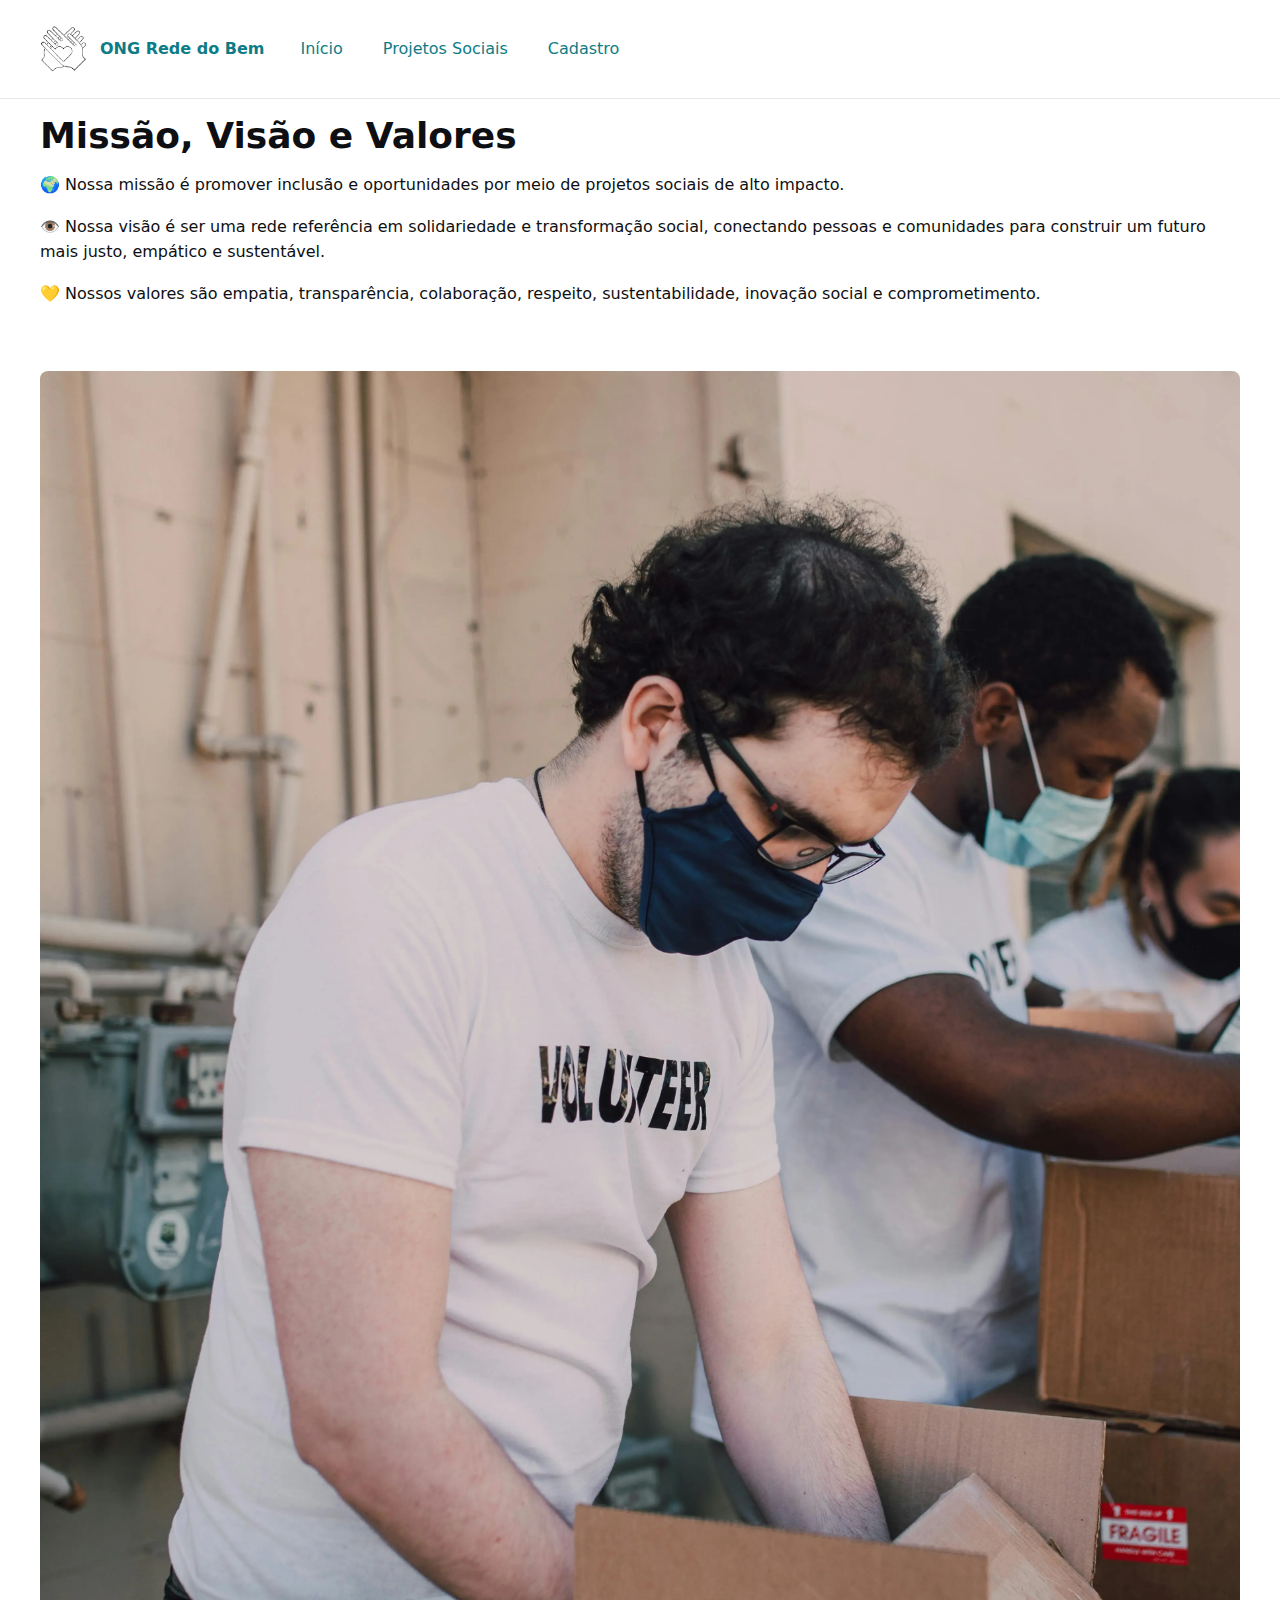
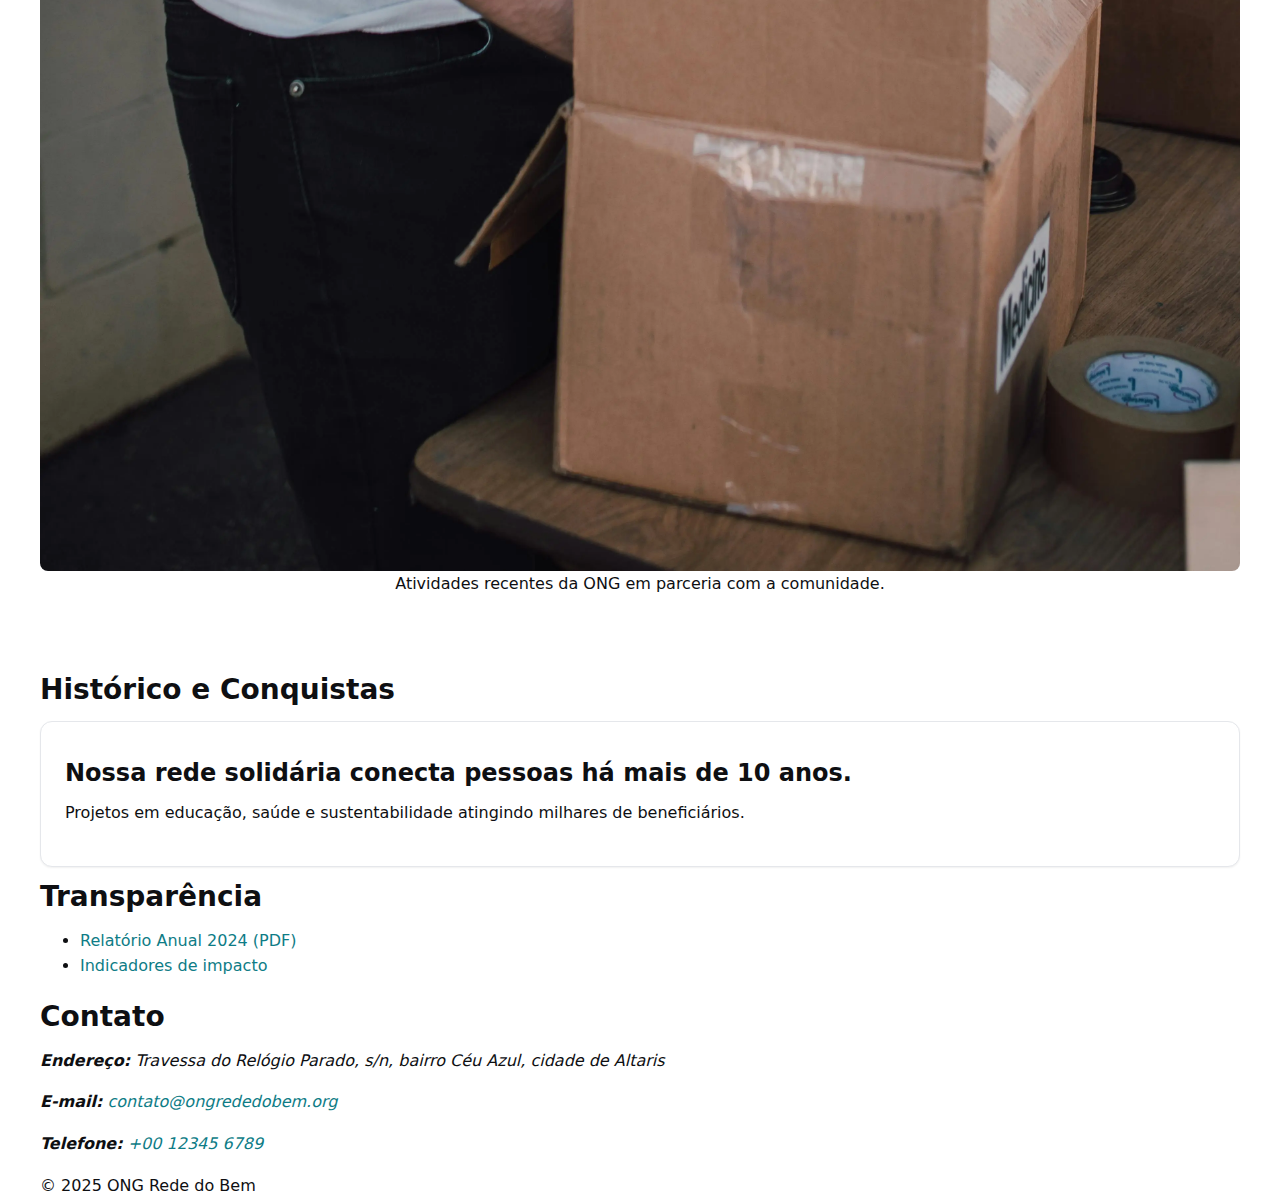
<file: index.html>
<!doctype html>
<html lang="pt-BR">
<head>
    <meta charset="UTF-8">
    <meta http-equiv="X-UA-Compatible" content="IE=edge">
    <meta name="viewport" content="width=device-width, initial-scale=1.0">
    <title>ONG Rede do Bem!</title>
    <meta name="description" content="ONG Rede do Bem: Uma rede solidária conectando pessoas.">
    <meta property="og:title" content="ONG Rede do Bem">
    <meta property="og:description" content="Transparência, voluntariado e projetos de impacto social.">
    <meta property="og:type" content="website">
    <link rel="preload" href="assets/img/hero.avif" as="image" type="image/avif">
    <link rel="preload" href="assets/img/hero.webp" as="image" type="image/webp">
    <link rel="preload" href="assets/img/hero.jpg" as="image" type="image/jpg">
    <link rel="icon" href="assets/img/logo.svg" type="image/svg+xml">
    <link rel="stylesheet" href="tokens.css">
    <link rel="stylesheet" href="base.css">
    <link rel="stylesheet" href="layout.css">
    <link rel="stylesheet" href="nav.css">
    <link rel="stylesheet" href="components.css">
    <link rel="stylesheet" href="forms.css">
    <link rel="stylesheet" href="utilities.css">
</head>

<body>
  <a class="skip" href="#conteudo">Ir para o conteúdo</a>
<header>
  <div class="container navbar">
    <a class="nav-brand" href="index.html" aria-label="Página inicial">
      <picture>        
        <source srcset="assets/img/logo.webp" type="image/webp">
        <source srcset="assets/img/logo.avif" type="image/avif">
        <img src="assets/img/logo.svg" alt="Logo ONG Rede do Bem" width="48" height="48">
      </picture>
      <strong>ONG Rede do Bem</strong>
    </a>

    <button class="nav-toggle" aria-expanded="false" aria-controls="menu">
      <svg viewBox="0 0 24 24" aria-hidden="true">
        <path d="M3 6h18M3 12h18M3 18h18" stroke="currentColor" stroke-width="2" fill="none"/>
      </svg>
      Menu
    </button>

    <nav id="menu" class="nav-menu" aria-label="Principal">
      <a href="index.html">Início</a>      
      <a href="projetos.html">Projetos Sociais</a>
      <a href="cadastro.html">Cadastro</a>
    </nav>
  </div>
</header>

  <main id="conteudo" class="container">
    <section aria-labelledby="h1">
      <h1 id="h1">Missão, Visão e Valores</h1>
      <p>🌍 Nossa missão é promover inclusão e oportunidades por meio de projetos sociais de alto impacto.</p>
      <p>👁️ Nossa visão é ser uma rede referência em solidariedade e transformação social, conectando pessoas e comunidades para construir um futuro mais justo, empático e sustentável.</p>
      <p>💛 Nossos valores são empatia, transparência, colaboração, respeito, sustentabilidade, inovação social e comprometimento.</p>
      <figure class="hero">
        <picture>
          <source srcset="assets/img/hero.webp" type="image/webp">
          <source srcset="assets/img/hero.avif" type="image/avif">          
          <img src="assets/img/hero.jpg"
              alt="Equipe da ONG em atividade comunitária"
              width="1200" height="600" loading="eager">
        </picture>
        <figcaption>Atividades recentes da ONG em parceria com a comunidade.</figcaption>
    </section>

    <section aria-labelledby="hist">
      <h2 id="hist">Histórico e Conquistas</h2>
      <article class="card">
        <h3>Nossa rede solidária conecta pessoas há mais de 10 anos.</h3>
        <p>Projetos em educação, saúde e sustentabilidade atingindo milhares de beneficiários.</p>
      </article>
    </section>

    <aside aria-labelledby="transp">
      <h2 id="transp">Transparência</h2>
      <ul>
        <li><a href="assets/media/relatorio-2024.pdf">Relatório Anual 2024 (PDF)</a></li>
        <li><a href="projetos.html#indicadores">Indicadores de impacto</a></li>
      </ul>
    </aside>

    <section aria-labelledby="contato">
      <h2 id="contato">Contato</h2>
      <address>
        <p><strong>Endereço:</strong> Travessa do Relógio Parado, s/n, bairro Céu Azul, cidade de Altaris</p>
        <p><strong>E-mail:</strong> <a href="mailto:contato@ongrededobem.org">contato@ongrededobem.org</a></p>
        <p><strong>Telefone:</strong> <a href="tel:+00123456789">+00 12345 6789</a></p>
      </address>
    </section>
  </main>

<footer>
    <div class="container">
      <p>&copy; <span id="ano">2025</span> ONG Rede do Bem</p>
    </div>
  </footer>

  <!-- JS do menu mobile e submenu -->
  <script>
    const toggle = document.querySelector('.nav-toggle');
    const header = toggle?.closest('header');
    toggle?.addEventListener('click', () => {
      const open = header.classList.toggle('is-open');
      toggle.setAttribute('aria-expanded', open);
    });

    document.querySelectorAll('.nav-item > button').forEach(btn => {
      const submenu = btn.nextElementSibling;
      btn.addEventListener('click', () => {
        const expanded = btn.getAttribute('aria-expanded') === 'true';
        btn.setAttribute('aria-expanded', !expanded);
        submenu.style.display = expanded ? 'none' : 'block';
      });
      btn.addEventListener('blur', () => {
        btn.setAttribute('aria-expanded', 'false');
        submenu.style.display = 'none';
      });
    });
  </script>
</body>
</html>
</file>
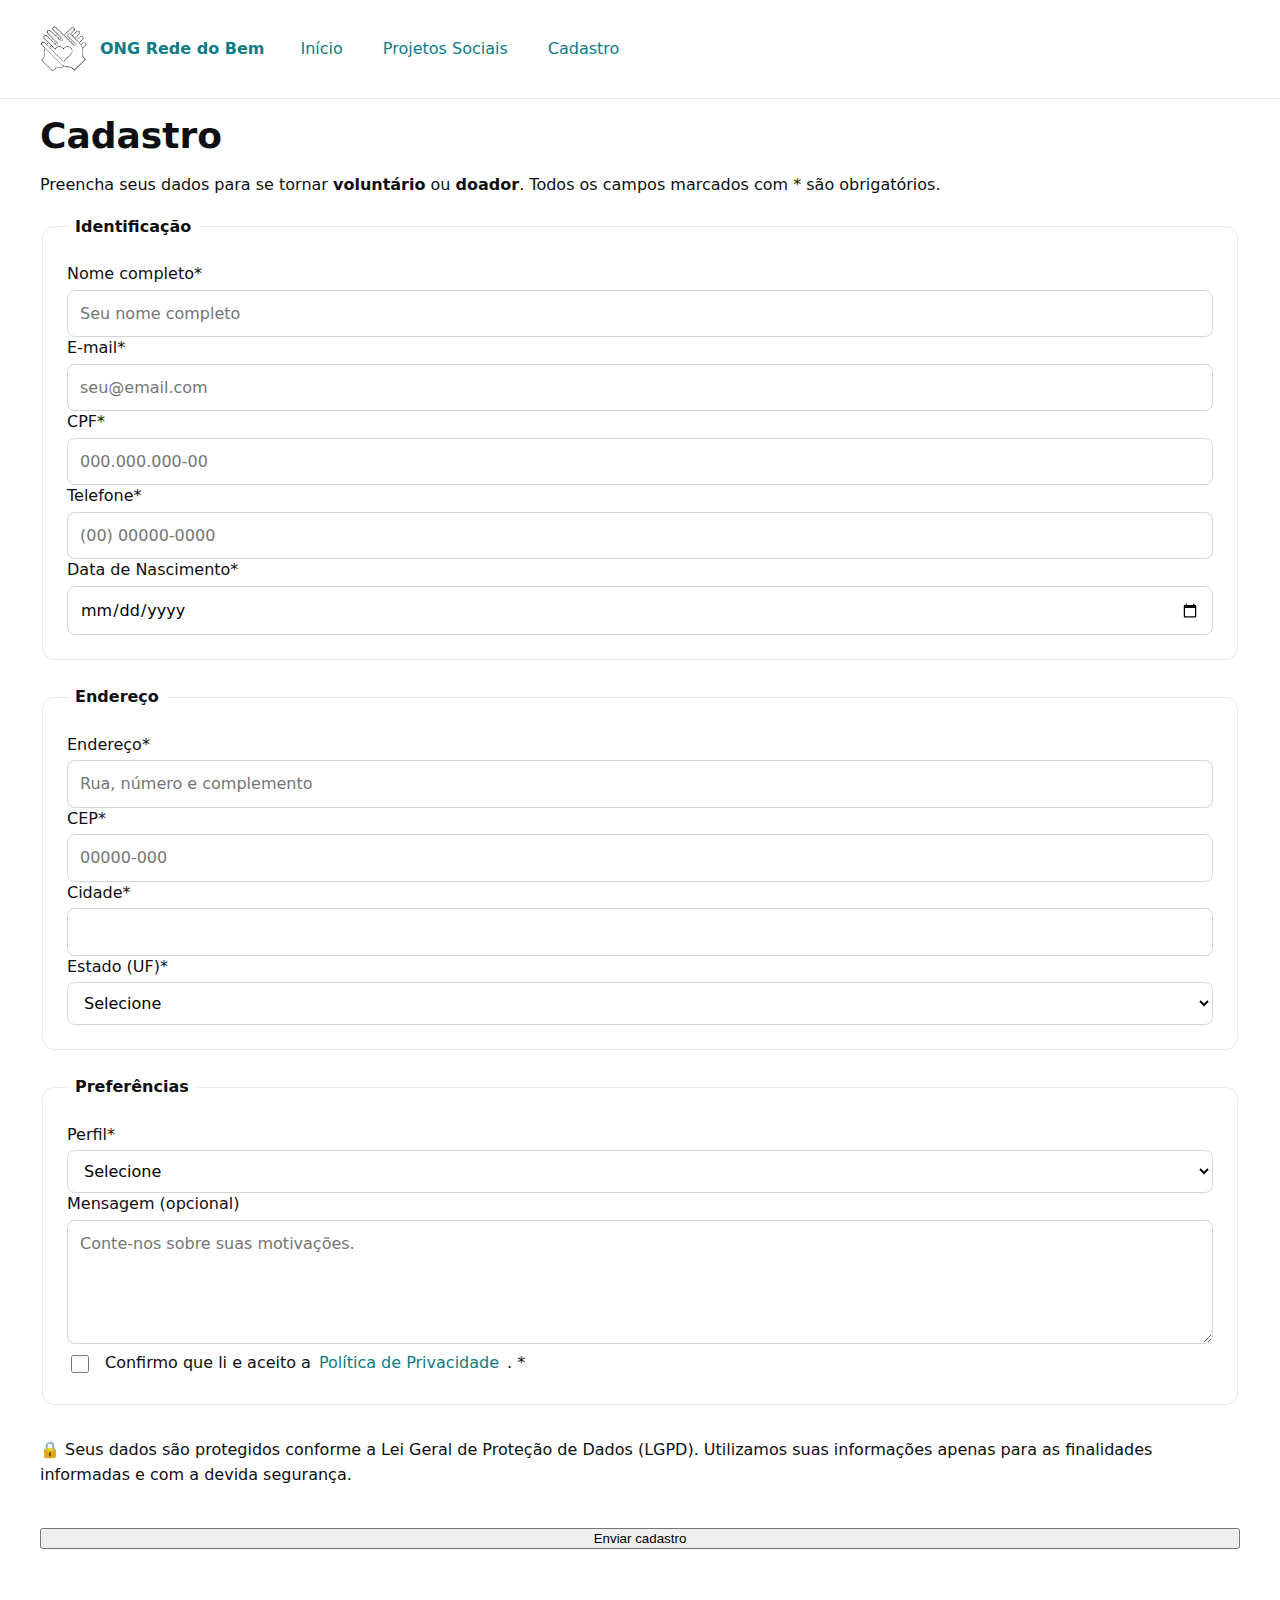
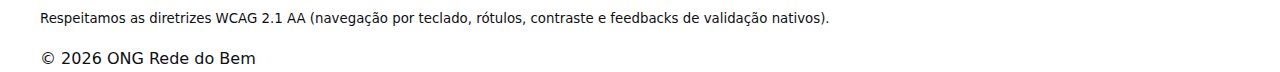
<file: cadastro.html>
<!doctype html>
<html lang="pt-BR">
<head>
  <meta charset="utf-8">
  <title>Cadastro — Voluntário/Doador | ONG Rede do Bem</title>
  <meta name="viewport" content="width=device-width,initial-scale=1">
  <meta name="description" content="Formulário de cadastro com validação HTML5 para voluntários e doadores.">
  <link rel="icon" href="assets/img/logo.svg" type="image/svg+xml">
    <link rel="stylesheet" href="tokens.css">
    <link rel="stylesheet" href="base.css">
    <link rel="stylesheet" href="layout.css">
    <link rel="stylesheet" href="nav.css">
    <link rel="stylesheet" href="components.css">
    <link rel="stylesheet" href="forms.css">
    <link rel="stylesheet" href="utilities.css">
</head>
<body>
  <a class="skip" href="#conteudo">Ir para o conteúdo</a>
<header>
  <div class="container navbar">
    <a class="nav-brand" href="index.html" aria-label="Página inicial">
      <picture>
        <source srcset="assets/img/logo.webp" type="image/webp">
        <source srcset="assets/img/logo.avif" type="image/avif">        
        <img src="assets/img/logo.svg" alt="Logo ONG Rede do Bem" width="48" height="48">
      </picture>
      <strong>ONG Rede do Bem</strong>
    </a>

    <button class="nav-toggle" aria-expanded="false" aria-controls="menu">
      <svg viewBox="0 0 24 24" aria-hidden="true">
        <path d="M3 6h18M3 12h18M3 18h18" stroke="currentColor" stroke-width="2" fill="none"/>
      </svg>
      Menu
    </button>

    <nav id="menu" class="nav-menu" aria-label="Principal">
      <a href="index.html">Início</a>      
      <a href="projetos.html">Projetos Sociais</a>
      <a href="cadastro.html">Cadastro</a>
    </nav>
  </div>
</header>

  <main id="conteudo" class="container">
    <h1>Cadastro</h1>
    <p>Preencha seus dados para se tornar <strong>voluntário</strong> ou <strong>doador</strong>. Todos os campos marcados com * são obrigatórios.</p>

    <form action="#" method="post">
      <!-- Agrupamento 1: Identificação -->
      <fieldset>
        <legend>Identificação</legend>

        <label for="nome">Nome completo*</label>
        <input id="nome" name="nome" type="text" autocomplete="name" required minlength="3" maxlength="120" placeholder="Seu nome completo">

        <label for="email">E-mail*</label>
        <input id="email" name="email" type="email" autocomplete="email" required placeholder="seu@email.com">

        <label for="cpf">CPF*</label>
        <input id="cpf" name="cpf" inputmode="numeric" autocomplete="off" required
               placeholder="000.000.000-00"
               pattern="^\d{3}\.\d{3}\.\d{3}-\d{2}$"
               title="Use o formato 000.000.000-00">
        
        <label for="telefone">Telefone*</label>
        <input id="telefone" name="telefone" inputmode="tel" autocomplete="tel" required
               placeholder="(00) 00000-0000"
               pattern="^\(\d{2}\)\s?\d{4,5}-\d{4}$"
               title="Use o formato (11) 99999-9999">
        
        <label for="nascimento">Data de Nascimento*</label>
        <input id="nascimento" name="nascimento" type="date" required max="2007-12-31">
      </fieldset>

      <!-- Agrupamento 2: Endereço -->
      <fieldset>
        <legend>Endereço</legend>

        <label for="endereco">Endereço*</label>
        <input id="endereco" name="endereco" type="text" required placeholder="Rua, número e complemento" autocomplete="address-line1">

        <label for="cep">CEP*</label>
        <input id="cep" name="cep" inputmode="numeric" required placeholder="00000-000"
               pattern="^\d{5}-\d{3}$" title="Use o formato 00000-000" autocomplete="postal-code">

        <label for="cidade">Cidade*</label>
        <input id="cidade" name="cidade" type="text" required autocomplete="address-level2">

        <label for="estado">Estado (UF)*</label>
        <select id="estado" name="estado" required autocomplete="address-level1">
          <option value="" selected disabled>Selecione</option>
          <option>AC</option><option>AL</option><option>AP</option><option>AM</option>
          <option>BA</option><option>CE</option><option>DF</option><option>ES</option>
          <option>GO</option><option>MA</option><option>MT</option><option>MS</option>
          <option>MG</option><option>PA</option><option>PB</option><option>PR</option>
          <option>PE</option><option>PI</option><option>RJ</option><option>RN</option>
          <option>RS</option><option>RO</option><option>RR</option><option>SC</option>
          <option>SP</option><option>SE</option><option>TO</option>
        </select>
      </fieldset>

      <!-- Agrupamento 3: Preferências -->
      <fieldset>
        <legend>Preferências</legend>
        <label for="perfil">Perfil*</label>
        <select id="perfil" name="perfil" required>
          <option value="" disabled selected>Selecione</option>
          <option value="voluntario">Voluntário</option>
          <option value="doador">Doador/Apoiador</option>
        </select>

        <label for="mensagem">Mensagem (opcional)</label>
        <textarea id="mensagem" name="mensagem" rows="4" placeholder="Conte-nos sobre suas motivações."></textarea>

        <label>
          <input type="checkbox" name="termos" required>
          Confirmo que li e aceito a <a href="#" target="_blank" rel="noopener">Política de Privacidade</a>. *
        </label>
      </fieldset>

      <!-- Mensagem LGPD -->
        <p>
            🔒 Seus dados são protegidos conforme a Lei Geral de Proteção de Dados (LGPD). 
            Utilizamos suas informações apenas para as finalidades informadas e com a devida segurança.
        </p>

      <button type="submit">Enviar cadastro</button>
      <p role="status" aria-live="polite" id="status"></p>
    </form>

    <p><small>Respeitamos as diretrizes WCAG 2.1 AA (navegação por teclado, rótulos, contraste e feedbacks de validação nativos).</small></p>
  </main>

  <footer>
    <div class="container">
      <p>&copy; <span id="ano">2025</span> ONG Rede do Bem</p>
    </div>
  </footer>

  <!-- JS: ano do rodapé, validação nativa, máscaras e menu -->
  <script>
    /* 1) Ano automático no rodapé */
    const anoEl = document.getElementById('ano');
    if (anoEl) anoEl.textContent = new Date().getFullYear();

    /* 2) Validação nativa no submit (mantém mensagens do navegador) */
    const form = document.querySelector('form');
    if (form) {
      form.addEventListener('submit', (e) => {
        if (!form.checkValidity()) {
          e.preventDefault();
          const status = document.getElementById('status');
          if (status) status.textContent = 'Verifique os campos destacados. Alguns dados estão inválidos.';
        }
        // Deixe o navegador exibir os tooltips nativos
      });
    }

    /* 3) Máscaras CPF / Telefone / CEP (input) */
    const $ = (id) => document.getElementById(id);

    function maskCPF(v){
      return v.replace(/\D/g,'').slice(0,11)
        .replace(/(\d{3})(\d)/,'$1.$2')
        .replace(/(\d{3})(\d)/,'$1.$2')
        .replace(/(\d{3})(\d{1,2})$/,'$1-$2');
    }
    function maskTel(v){
      const d = v.replace(/\D/g,'').slice(0,11);
      return d.length <= 10
        ? d.replace(/(\d{2})(\d{4})(\d{0,4})/,'($1) $2-$3')
        : d.replace(/(\d{2})(\d{5})(\d{0,4})/,'($1) $2-$3');
    }
    function maskCEP(v){
      return v.replace(/\D/g,'').slice(0,8)
        .replace(/(\d{5})(\d{0,3})/,'$1-$2');
    }

    document.addEventListener('DOMContentLoaded', () => {
      const cpf = $('cpf');      if (cpf) cpf.addEventListener('input', e => e.target.value = maskCPF(e.target.value));
      const tel = $('telefone'); if (tel) tel.addEventListener('input', e => e.target.value = maskTel(e.target.value));
      const cep = $('cep');      if (cep) cep.addEventListener('input', e => e.target.value = maskCEP(e.target.value));
    });

    /* 4) Menu: hambúrguer + dropdown acessível */
    const toggle = document.querySelector('.nav-toggle');
    const header = toggle?.closest('header');
    toggle?.addEventListener('click', () => {
      const open = header.classList.toggle('is-open');
      toggle.setAttribute('aria-expanded', open);
    });

    document.querySelectorAll('.nav-item > button').forEach(btn => {
      const submenu = btn.nextElementSibling;
      btn.addEventListener('click', () => {
        const expanded = btn.getAttribute('aria-expanded') === 'true';
        btn.setAttribute('aria-expanded', String(!expanded));
        submenu.style.display = expanded ? 'none' : 'block';
      });
      btn.addEventListener('blur', () => {
        btn.setAttribute('aria-expanded', 'false');
        submenu.style.display = 'none';
      });
    });
  </script>
</body>
</html>
</file>
<file: tokens.css>
/* design system + breakpoints */

:root{
  /* Paleta (>=8 cores) */
  --primary-600:#0E7C86; --primary-500:#1293A0; --primary-400:#37A9B3;
  --secondary-600:#7A3CF0; --secondary-500:#8E5AF4; --secondary-400:#A47AF7;
  --success-500:#22A06B; --warning-500:#E5A72A; --danger-500:#D64545;
  /* Neutros */
  --neutral-900:#0E0F12; --neutral-700:#2F3338; --neutral-500:#6B7280;
  --neutral-300:#D1D5DB; --neutral-200:#E5E7EB; --neutral-100:#F3F4F6; --white:#FFF;

  /* Tipografia (>=5 tamanhos) */
  --font-900: clamp(2.25rem, 4vw, 3rem); /* display */
  --font-700: clamp(1.75rem, 3vw, 2.25rem); /* h1 */
  --font-600: clamp(1.5rem, 2.5vw, 1.75rem); /* h2 */
  --font-500: clamp(1.25rem, 2vw, 1.5rem);  /* h3 */
  --font-400: 1rem;  /* body */
  --font-300: .875rem; /* small */

  /* Espaçamentos (escala modular) */
  --space-2: 8px;
  --space-3: 12px;
  --space-4: 16px;
  --space-5: 24px;
  --space-6: 32px;
  --space-7: 48px;
  --space-8: 64px;

  /* Bordas/Sombras */
  --radius-sm: .5rem; --radius-md: .75rem; --radius-lg: 1rem;
  --shadow-sm: 0 1px 2px rgba(0,0,0,.06);
  --shadow-md: 0 6px 16px rgba(0,0,0,.12);

  /* Breakpoints (>=5) */
  --bp-xs: 360px;
  --bp-sm: 480px;
  --bp-md: 768px;
  --bp-lg:1024px;
  --bp-xl:1280px;
}
</file>
<file: layout.css>
/* grid 12 colunas + breakpoints */

/* Grid 12 colunas */
.row{display:grid; grid-template-columns:repeat(12, 1fr); gap:var(--space-5)}
/* utilitário de coluna: .col-12, .col-6, etc. */
[class^="col-"]{grid-column: span 12}
@media (min-width:768px){
  .col-6{grid-column: span 6}
  .col-4{grid-column: span 4}
  .col-3{grid-column: span 3}
  .col-8{grid-column: span 8}
  .col-12{grid-column: span 12}
}
/* larguras de container por breakpoint */
@media (min-width:480px){ .container{max-width: 520px} }
@media (min-width:768px){ .container{max-width: 740px} }
@media (min-width:1024px){ .container{max-width: 980px} }
@media (min-width:1280px){ .container{max-width: 1200px} }
/* layouts específicos */
.hero{padding-block:var(--space-7)}
.grid-cards{display:grid; gap:var(--space-5)}
@media (min-width:768px){ .grid-cards{grid-template-columns:repeat(2,1fr)} }
@media (min-width:1280px){ .grid-cards{grid-template-columns:repeat(3,1fr)} }

.hero {margin-block-start: 16px; margin-block-end: 24px; display: block; text-align: center;}

.hero img {width: 100%; height: auto; display: block; border-radius: 8px;}
</file>
<file: nav.css>
/* menu responsivo + dropdown */

header{background:var(--white); border-bottom:1px solid var(--neutral-200)}
.navbar{display:flex; align-items:center; gap:var(--space-5); padding:var(--space-4) 0}
.nav-brand{display:flex; align-items:center; gap:.75rem}
.nav-toggle{display:inline-flex; gap:.5rem; align-items:center; padding:.5rem .75rem; border:1px solid var(--neutral-300); background:var(--white); border-radius:.5rem}
.nav-toggle svg{width:22px;height:22px}
.nav-menu{display:none; flex-direction:column; gap:.5rem; padding:.75rem 0}
.nav-menu a{padding:.5rem .75rem; border-radius:.5rem}
.nav-menu a[aria-current="page"]{background:var(--neutral-100)}
/* dropdown */
.nav-item{position:relative}
.nav-item > button{all:unset; cursor:pointer; padding:.5rem .75rem; border-radius:.5rem}
.submenu{position:absolute; inset-block-start:calc(100% + .25rem); inset-inline-start:0;
  background:var(--white); border:1px solid var(--neutral-200); border-radius:.5rem; padding:.5rem;
  display:none; min-width:220px; box-shadow:var(--shadow-sm)}
.nav-item:focus-within .submenu, .nav-item:hover .submenu{display:block}

/* ≥ md: menu horizontal */
@media (min-width:768px){
  .nav-toggle{display:none}
  .nav-menu{display:flex; flex-direction:row; gap:1rem}
  .submenu{inset-inline-start:0}
}

/* classe JS p/ abrir no mobile */
.is-open .nav-menu{display:flex}
</file>
<file: components.css>
/* cards, botões, badges, alerts, toasts, modal */

/* Cards */
.card{background:var(--white); border:1px solid var(--neutral-200); border-radius:var(--radius-md);
  padding:var(--space-5); box-shadow:var(--shadow-sm)}
.card:hover{box-shadow:var(--shadow-md)}

/* Botões (estados) */
.btn{display:inline-flex; align-items:center; gap:.5rem; border-radius:.75rem; padding:.625rem 1rem; border:1px solid transparent; cursor:pointer}
.btn:disabled{opacity:.6; cursor:not-allowed}
.btn-primary{background:var(--primary-600); color:#fff}
.btn-primary:hover{background:var(--primary-500)}
.btn-primary:active{transform:translateY(1px)}
.btn-outline{background:#fff; color:var(--primary-600); border-color:var(--primary-400)}
.btn-outline:hover{background:var(--neutral-100)}

/* Badges/Tags */
.badge{display:inline-block; padding:.25rem .5rem; border-radius:999px; font-size:.75rem; border:1px solid var(--neutral-300); background:var(--neutral-100)}
.badge--success{border-color:var(--success-500); color:var(--success-500); background:color-mix(in srgb, var(--success-500) 10%, #fff)}
.badge--warn{border-color:var(--warning-500); color:var(--warning-500); background:color-mix(in srgb, var(--warning-500) 12%, #fff)}

/* Alerts */
.alert{padding:.75rem 1rem; border-radius:.5rem; border:1px solid transparent}
.alert--success{background:color-mix(in srgb, var(--success-500) 10%, #fff); border-color:var(--success-500)}
.alert--warn{background:color-mix(in srgb, var(--warning-500) 12%, #fff); border-color:var(--warning-500)}
.alert--danger{background:color-mix(in srgb, var(--danger-500) 12%, #fff); border-color:var(--danger-500)}

/* Toast (posicionado) */
.toast{position:fixed; inset:auto 1rem 1rem auto; background:#111; color:#fff; padding:.75rem 1rem; border-radius:.5rem; box-shadow:var(--shadow-md); opacity:.95; display:none}
.toast.is-show{display:block}

/* Modal */
.modal-backdrop{position:fixed; inset:0; background:rgba(0,0,0,.5); display:none; align-items:center; justify-content:center; padding:1rem}
.modal{background:#fff; border-radius:var(--radius-md); max-width:min(560px, 96vw); padding:var(--space-6); box-shadow:var(--shadow-md)}
.modal h3{margin-top:0}
.modal-open .modal-backdrop{display:flex}
</file>
<file: forms.css>
/* estilização + validação visual */

form{display:grid; gap:var(--space-5)}
fieldset{border:1px solid var(--neutral-200); border-radius:.75rem; padding:var(--space-5)}
legend{padding:0 .5rem; font-weight:600}
label{display:block; margin-bottom:.25rem}
input,select,textarea{
  width:100%; padding:.625rem .75rem; border:1px solid var(--neutral-300);
  border-radius:.5rem; background:#fff; font:inherit;
}
input:focus,select:focus,textarea:focus{outline:2px solid color-mix(in srgb, var(--primary-600) 35%, #fff); border-color:var(--primary-500)}
input:valid{border-color:var(--success-500)}
input:invalid:focus{border-color:var(--danger-500); outline-color:var(--danger-500)}
.help{font-size:.85rem; color:var(--neutral-500)}
.status[aria-live]{min-height:1.25rem; font-size:.9rem}

label input[type="checkbox"] { width: 18px; height: 18px; margin-right: 8px; accent-color: var(--color-primary);}

label[for], 
label:has(input[type="checkbox"]) {display: flex; align-items: center; gap: 8px; cursor: pointer; line-height: 1.4;}
</file>
<file: utilities.css>
/* helpers */

.flex{display:flex} .items-center{align-items:center} .justify-between{justify-content:space-between}
.gap-4{gap:var(--space-4)} .gap-5{gap:var(--space-5)}
.mt-4{margin-top:var(--space-4)} .mb-5{margin-bottom:var(--space-5)}
.hidden{display:none!important}
</file>
<file: base.css>
/* reset + tipografia */

*{box-sizing:border-box}
html,body{height:100%}
body{
  margin:0; font: 400 16px/1.6 system-ui, -apple-system, Segoe UI, Roboto, Arial;
  color:var(--neutral-900); background:var(--white);
}
img,video{max-width:100%; height:auto; display:block}
h1{font-size:var(--font-700); margin:.5rem 0}
h2{font-size:var(--font-600); margin:.5rem 0}
h3{font-size:var(--font-500); margin:.5rem 0}
p,ul,ol{margin:.5rem 0 1rem}
a{color:var(--primary-600); text-decoration:none}
a:hover{text-decoration:underline}
.container{width:min(1200px, 100% - 2rem); margin-inline:auto}
.skip{position:absolute; inset-block-start:-9999px}
.skip:focus{inset-block-start:.5rem; inset-inline-start:.5rem; background:var(--white); padding:.5rem 1rem; border:1px solid var(--neutral-300)}
.sr-only{position:absolute!important; width:1px;height:1px;overflow:hidden;clip:rect(0 0 0 0)}

figure, picture {margin: 0; padding: 0;}

img, video {max-width: 100%; height: auto; display: block;}
</file>
